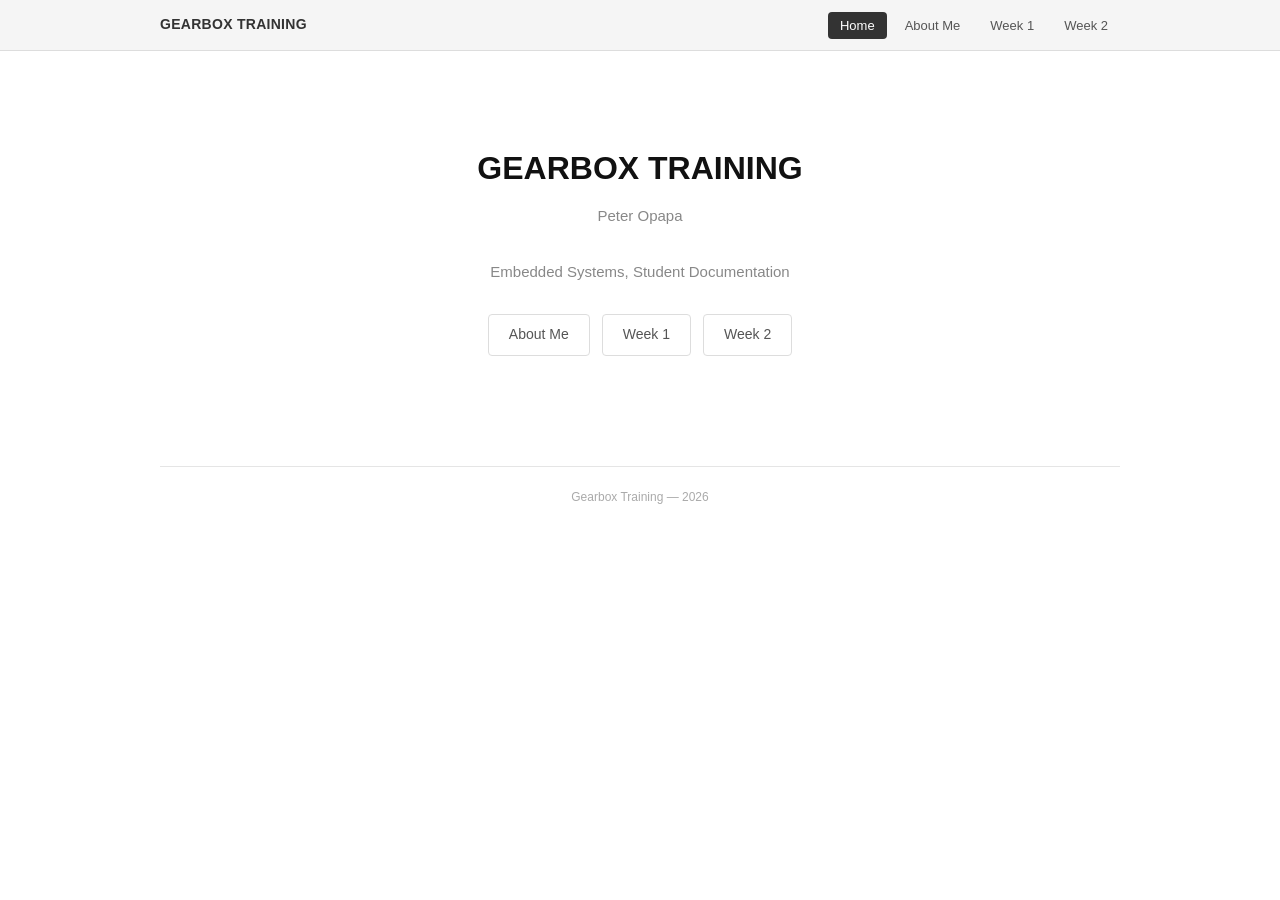
<file: index.html>
<!DOCTYPE html>
<html lang="en">
<head>
    <meta charset="UTF-8">
    <meta name="viewport" content="width=device-width, initial-scale=1.0">
    <title>GEARBOX TRAINING</title>
    <link href="opapa.css" rel="stylesheet">
</head>
<body>

    <nav>
        <div class="nav-inner">
            <a href="index.html" class="nav-logo">GEARBOX TRAINING</a>
            <ul class="nav-links">
                <li><a href="index.html" class="active">Home</a></li>
                <li><a href="about.html">About Me</a></li>
                <li><a href="Week1.html">Week 1</a></li>
                <li><a href="Week2.html">Week 2</a></li>
            </ul>
        </div>
    </nav>

    <div class="container">
        <div class="hero">
            <h1>GEARBOX TRAINING</h1>
            <p>Peter Opapa </p>
            <p> 
                Embedded Systems, Student Documentation
            </p>
            <div class="hero-links">
                <a href="about.html">About Me</a>
                <a href="Week1.html">Week 1</a>
                <a href="Week2.html">Week 2</a>
            </div>
        </div>
    </div>

    <footer>
        Gearbox Training &mdash; 2026
    </footer>

</body>
</html>
</file>
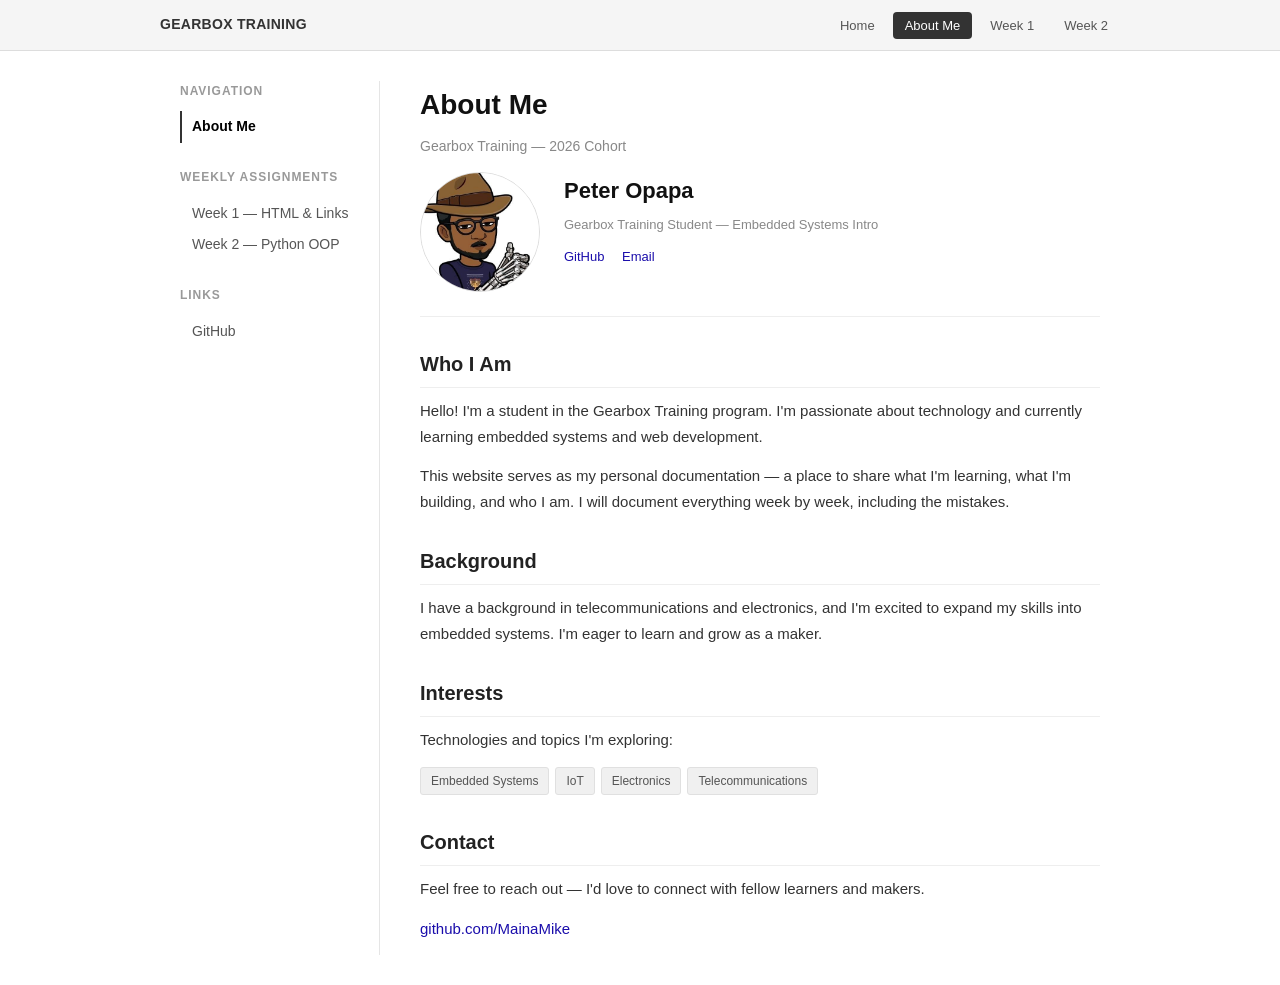
<file: about.html>
<!DOCTYPE html>
<html lang="en">
<head>
    <meta charset="UTF-8">
    <meta name="viewport" content="width=device-width, initial-scale=1.0">
    <title>About — GEARBOX TRAINING</title>
    <link href="opapa.css" rel="stylesheet">
</head>
<body>

    <nav>
        <div class="nav-inner">
            <a href="index.html" class="nav-logo">GEARBOX TRAINING</a>
            <ul class="nav-links">
                <li><a href="index.html">Home</a></li>
                <li><a href="about.html" class="active">About Me</a></li>
                <li><a href="Week1.html">Week 1</a></li>
                <li><a href="Week2.html">Week 2</a></li>
            </ul>
        </div>
    </nav>

    <div class="page-layout">

        <!-- Sidebar with week links -->
        <aside class="sidebar">
            <h3>Navigation</h3>
            <ul>
                <li><a href="about.html" class="active">About Me</a></li>
            </ul>

            <h3>Weekly Assignments</h3>
            <ul>
                <li><a href="Week1.html">Week 1 — HTML & Links</a></li>
                <li><a href="Week2.html">Week 2 — Python OOP</a></li>
                
            </ul>

            <h3>Links</h3>
            <ul>
                <li><a href="https://github.com/MainaMike" target="_blank">GitHub</a></li>
            </ul>
        </aside>

        <!-- Main content -->
        <main class="content">
            <h1>About Me</h1>
            <p class="subtitle">Gearbox Training — 2026 Cohort</p>

            <!-- Profile block -->
            <div class="profile">
                <div class="avatar">
                    <img src="profile.jpeg" alt="Peter Opapa">
                </div>
                <div class="profile-info">
                    <h2>Peter Opapa</h2>
                    <p class="role">Gearbox Training Student &mdash; Embedded Systems Intro</p>
                    <p class="links">
                        <a href="https://github.com/MainaMikE" target="_blank">GitHub</a>
                        <a href="/cdn-cgi/l/email-protection#0a677d6b696263786b3b3e3e4a6d676b636624696567">Email</a>
                    </p>
                </div>
            </div>

            <h2>Who I Am</h2>
            <p>
                Hello! I'm a student in the Gearbox Training program. I'm passionate about 
                technology and currently learning embedded systems and web development.
            </p>
            <p>
                This website serves as my personal documentation — a place to share what I'm 
                learning, what I'm building, and who I am. I will document everything week by week, including the mistakes.
            </p>

            <h2>Background</h2>
            <p>
                I have a background in telecommunications and electronics, and I'm excited to 
                expand my skills into embedded systems. I'm eager to learn and grow as a maker.
            </p>               

            <h2>Interests</h2>
            <p>Technologies and topics I'm exploring:</p>
            <div class="tags">
                <span class="tag">Embedded Systems</span>
                <span class="tag">IoT</span>
                <span class="tag">Electronics</span>
                <span class="tag">Telecommunications</span>
            </div>

            <h2>Contact</h2>
            <p>
                Feel free to reach out — I'd love to connect with fellow learners and makers.
            </p>
            <p>
                <a href="https://github.com/MainaMike" target="_blank">github.com/MainaMike</a><br>
                <a href="/cdn-cgi/l/e
</file>
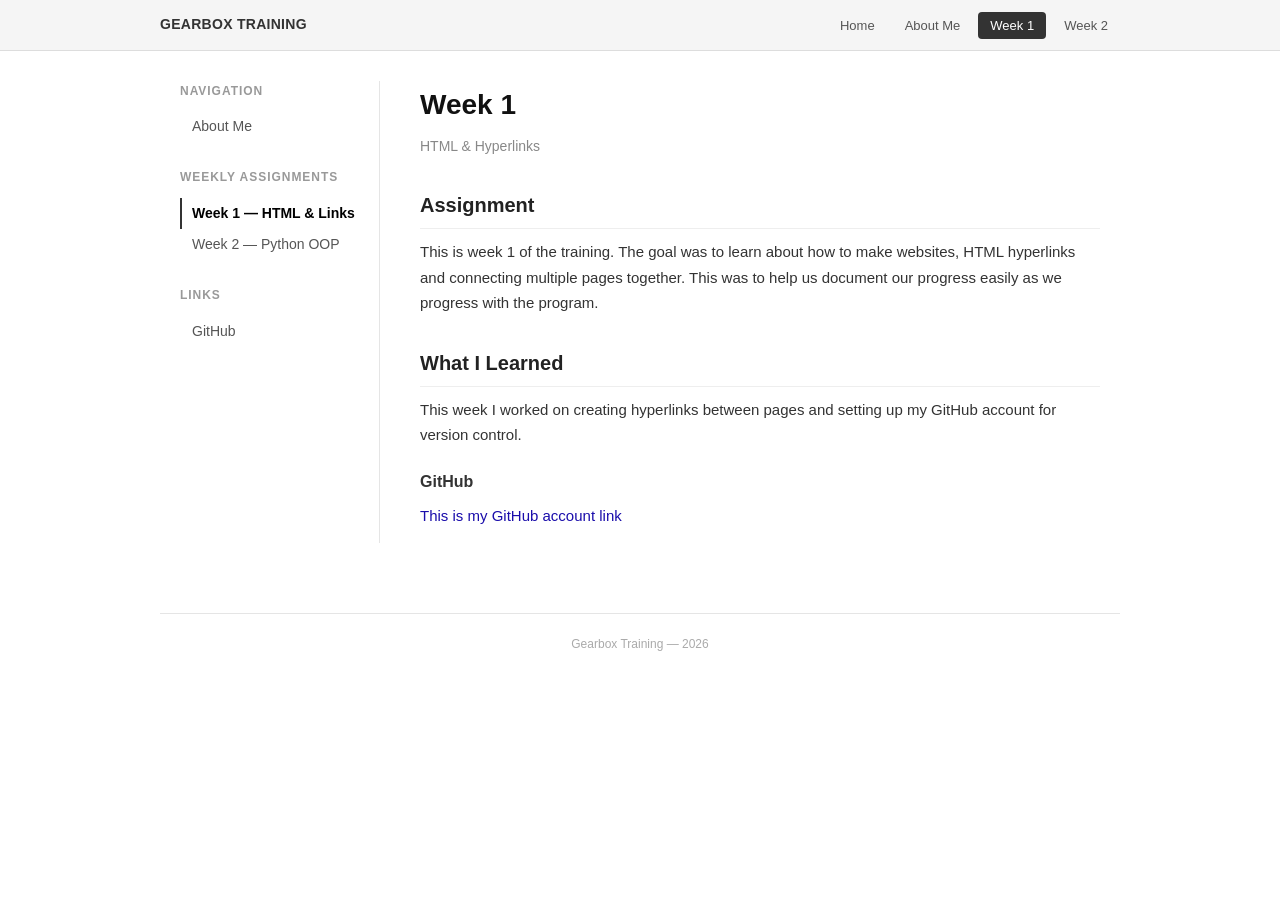
<file: Week1.html>
<!DOCTYPE html>
<html lang="en">
<head>
    <meta charset="UTF-8">
    <meta name="viewport" content="width=device-width, initial-scale=1.0">
    <title>Week 1 — GEARBOX TRAINING</title>
    <link href="opapa.css" rel="stylesheet">
</head>
<body>

    <nav>
        <div class="nav-inner">
            <a href="index.html" class="nav-logo">GEARBOX TRAINING</a>
            <ul class="nav-links">
                <li><a href="index.html">Home</a></li>
                <li><a href="about.html">About Me</a></li>
                <li><a href="Week1.html" class="active">Week 1</a></li>
                <li><a href="Week2.html">Week 2</a></li>
            </ul>
        </div>
    </nav>

    <div class="page-layout">

        <!-- Sidebar -->
        <aside class="sidebar">
            <h3>Navigation</h3>
            <ul>
                <li><a href="about.html">About Me</a></li>
            </ul>

            <h3>Weekly Assignments</h3>
            <ul>
                <li><a href="Week1.html" class="active">Week 1 — HTML & Links</a></li>
                <li><a href="Week2.html">Week 2 — Python OOP</a></li>
            </ul>

            <h3>Links</h3>
            <ul>
                <li><a href="https://github.com/MainaMike" target="_blank">GitHub</a></li>
            </ul>
        </aside>

        <!-- Main content -->
        <main class="content">
            <h1>Week 1</h1>
            <p class="subtitle">HTML & Hyperlinks</p>

            <h2>Assignment</h2>
            <p>This is week 1 of the training. The goal was to learn about how to make websites, HTML hyperlinks 
               and connecting multiple pages together. This was to help us document our progress easily as we 
               progress with the program. </p>

            <h2>What I Learned</h2>
            <p>This week I worked on creating hyperlinks between pages and setting up my GitHub 
               account for version control.</p>

            <h3>GitHub</h3>
            <p><a href="https://github.com/MainaMike" target="_blank">This is my GitHub account link</a></p>

        </main>
    </div>

    <footer>
        Gearbox Training &mdash; 2026
    </footer>

</body>
</html>
</file>
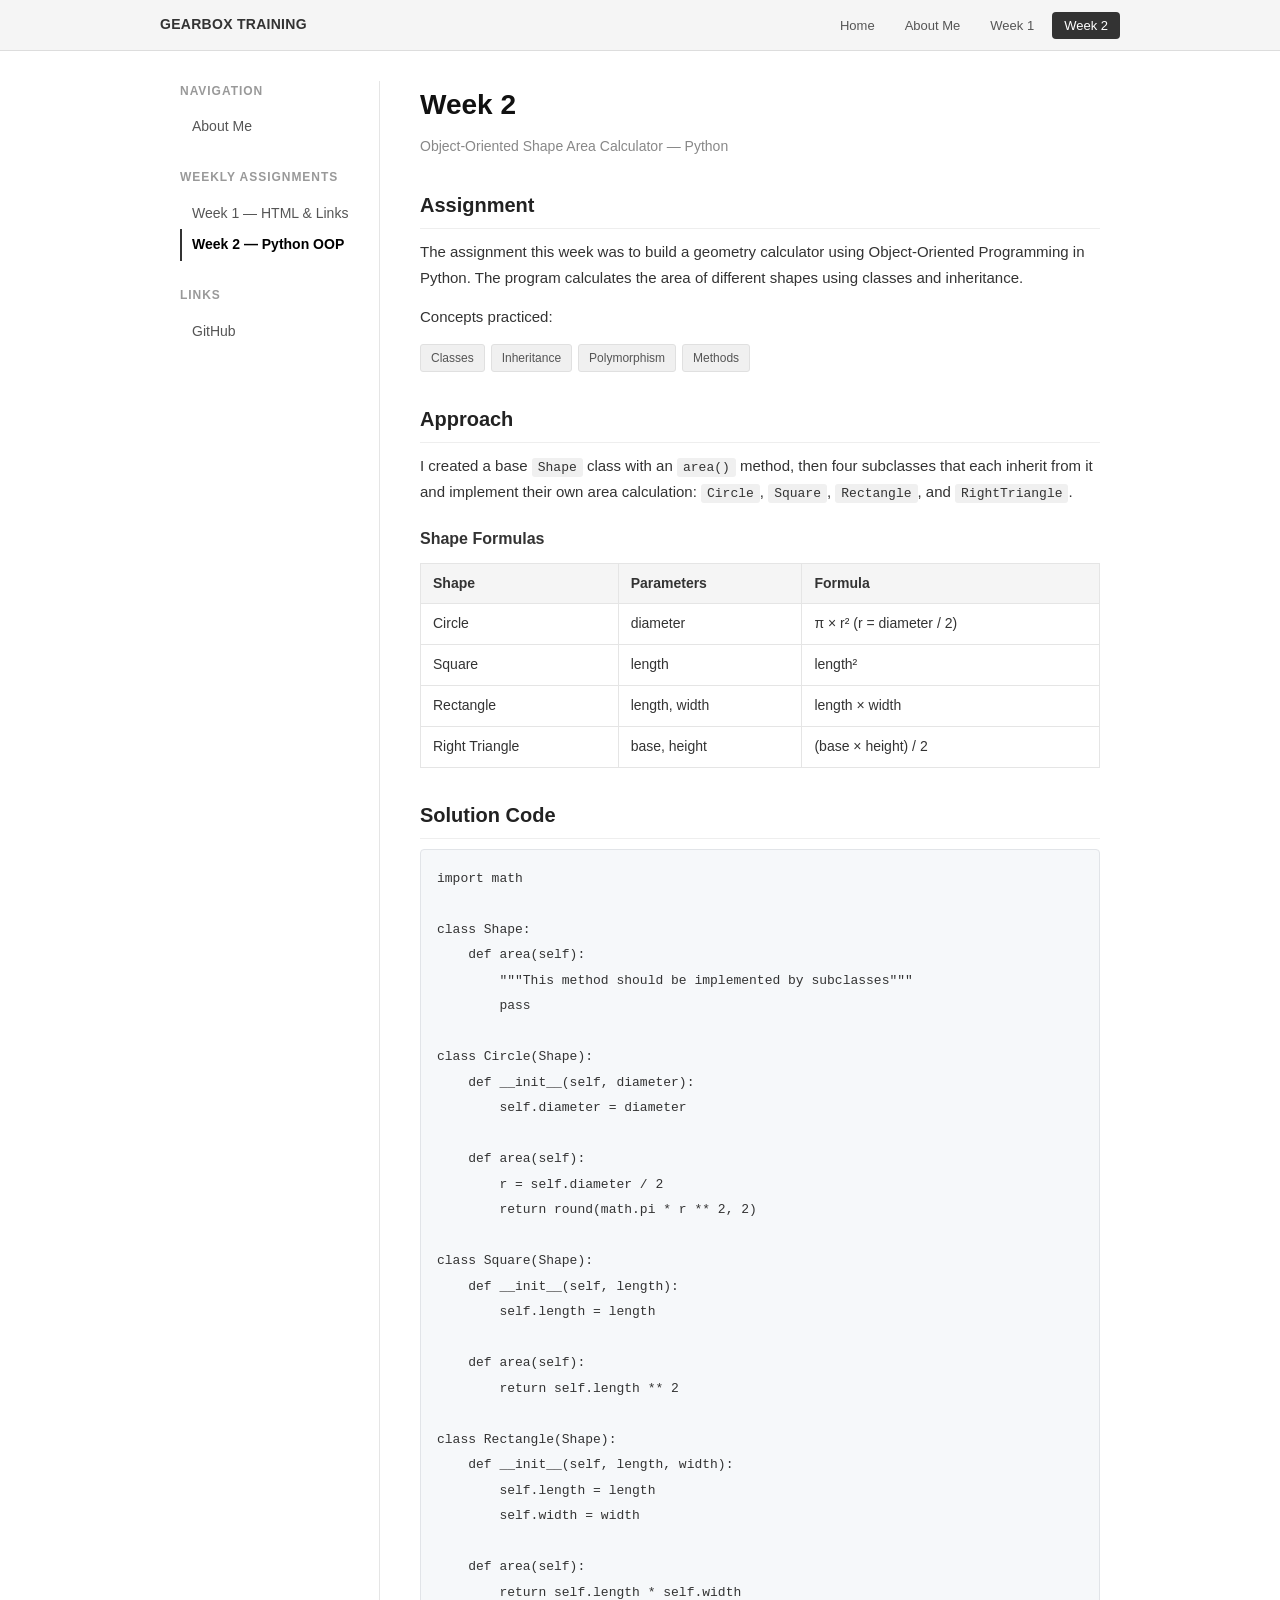
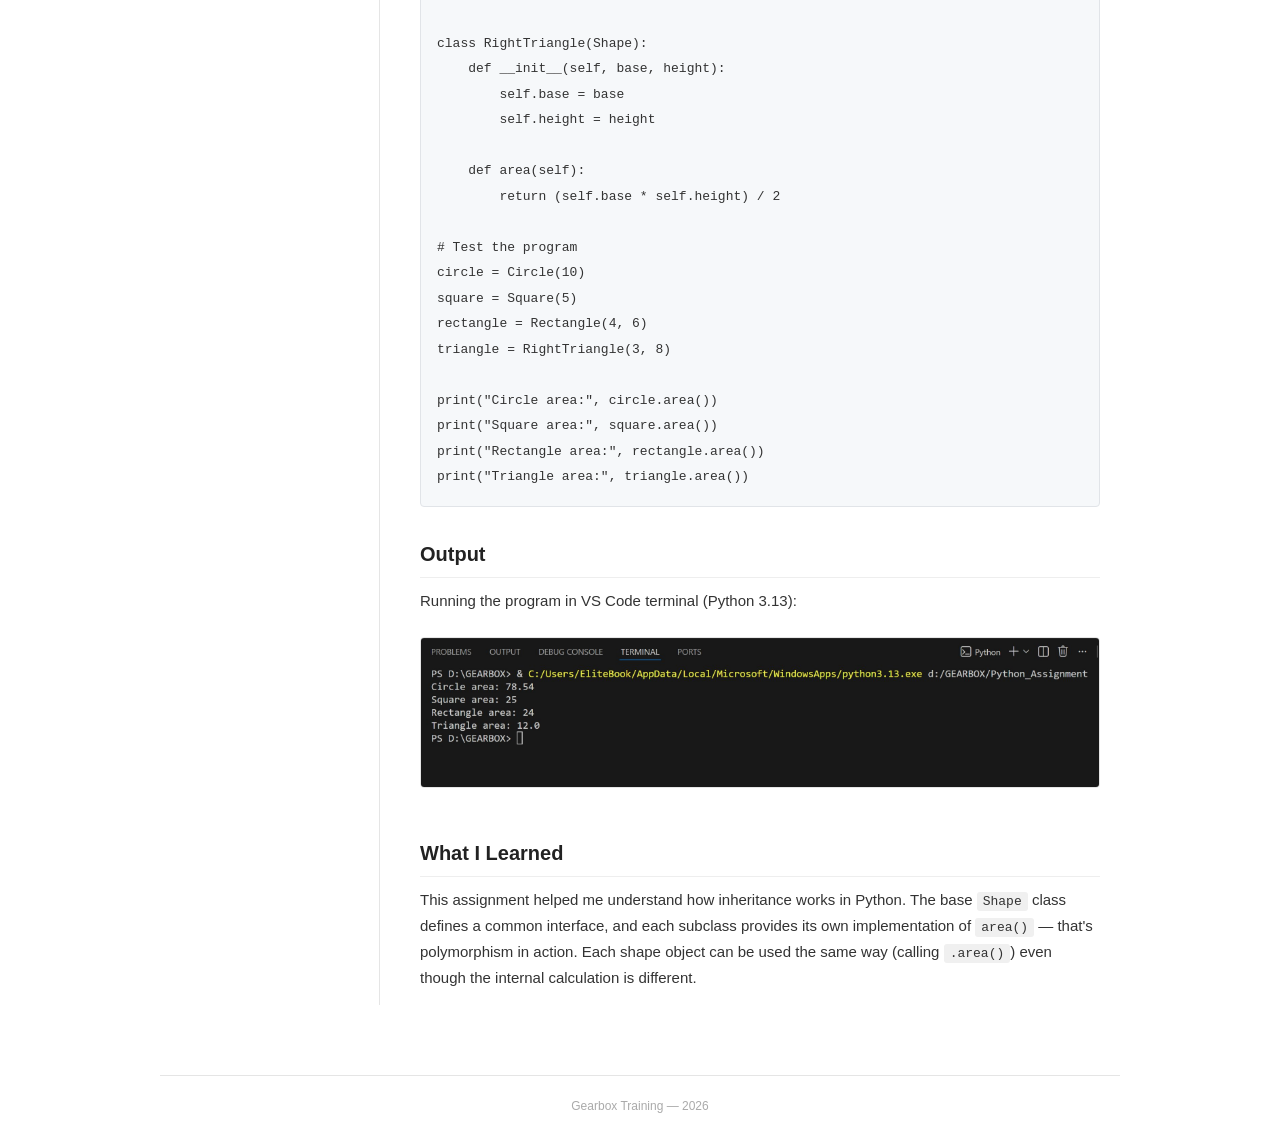
<file: Week2.html>
<!DOCTYPE html>
<html lang="en">
<head>
    <meta charset="UTF-8">
    <meta name="viewport" content="width=device-width, initial-scale=1.0">
    <title>Week 2 — GEARBOX TRAINING</title>
    <link href="opapa.css" rel="stylesheet">
</head>
<body>

    <nav>
        <div class="nav-inner">
            <a href="index.html" class="nav-logo">GEARBOX TRAINING</a>
            <ul class="nav-links">
                <li><a href="index.html">Home</a></li>
                <li><a href="about.html">About Me</a></li>
                <li><a href="Week1.html">Week 1</a></li>
                <li><a href="Week2.html" class="active">Week 2</a></li>
            </ul>
        </div>
    </nav>

    <div class="page-layout">

        <aside class="sidebar">
            <h3>Navigation</h3>
            <ul>
                <li><a href="about.html">About Me</a></li>
            </ul>

            <h3>Weekly Assignments</h3>
            <ul>
                <li><a href="Week1.html">Week 1 — HTML & Links</a></li>
                <li><a href="Week2.html" class="active">Week 2 — Python OOP</a></li>
            </ul>

            <h3>Links</h3>
            <ul>
                <li><a href="https://github.com/MainaMike" target="_blank">GitHub</a></li>
            </ul>
        </aside>

        <main class="content">
            <h1>Week 2</h1>
            <p class="subtitle">Object-Oriented Shape Area Calculator — Python</p>

            <h2>Assignment</h2>
            <p>
                The assignment this week was to build a geometry calculator using Object-Oriented Programming in Python.
                The program calculates the area of different shapes using classes and inheritance.
            </p>
            <p>Concepts practiced:</p>
            <div class="tags">
                <span class="tag">Classes</span>
                <span class="tag">Inheritance</span>
                <span class="tag">Polymorphism</span>
                <span class="tag">Methods</span>
            </div>

            <h2>Approach</h2>
            <p>
                I created a base <code>Shape</code> class with an <code>area()</code> method,
                then four subclasses that each inherit from it and implement their own
                area calculation: <code>Circle</code>, <code>Square</code>,
                <code>Rectangle</code>, and <code>RightTriangle</code>.
            </p>

            <h3>Shape Formulas</h3>
            <table>
                <tr><th>Shape</th><th>Parameters</th><th>Formula</th></tr>
                <tr><td>Circle</td><td>diameter</td><td>&pi; &times; r&sup2; (r = diameter / 2)</td></tr>
                <tr><td>Square</td><td>length</td><td>length&sup2;</td></tr>
                <tr><td>Rectangle</td><td>length, width</td><td>length &times; width</td></tr>
                <tr><td>Right Triangle</td><td>base, height</td><td>(base &times; height) / 2</td></tr>
            </table>

            <h2>Solution Code</h2>
<pre><code>import math

class Shape:
    def area(self):
        """This method should be implemented by subclasses"""
        pass

class Circle(Shape):
    def __init__(self, diameter):
        self.diameter = diameter

    def area(self):
        r = self.diameter / 2
        return round(math.pi * r ** 2, 2)

class Square(Shape):
    def __init__(self, length):
        self.length = length

    def area(self):
        return self.length ** 2

class Rectangle(Shape):
    def __init__(self, length, width):
        self.length = length
        self.width = width

    def area(self):
        return self.length * self.width

class RightTriangle(Shape):
    def __init__(self, base, height):
        self.base = base
        self.height = height

    def area(self):
        return (self.base * self.height) / 2

# Test the program
circle = Circle(10)
square = Square(5)
rectangle = Rectangle(4, 6)
triangle = RightTriangle(3, 8)

print("Circle area:", circle.area())
print("Square area:", square.area())
print("Rectangle area:", rectangle.area())
print("Triangle area:", triangle.area())</code></pre>

            <h2>Output</h2>
            <p>Running the program in VS Code terminal (Python 3.13):</p>
            <img src="week2-output.png" alt="Terminal output showing Circle area: 78.54, Square area: 25, Rectangle area: 24, Triangle area: 12.0">

            <h2>What I Learned</h2>
            <p>
                This assignment helped me understand how inheritance works in Python.
                The base <code>Shape</code> class defines a common interface, and each
                subclass provides its own implementation of <code>area()</code> &mdash; that's
                polymorphism in action. Each shape object can be used the same way
                (calling <code>.area()</code>) even though the internal calculation is different.
            </p>

        </main>
    </div>

    <footer>
        Gearbox Training &mdash; 2026
    </footer>

</body>
</html>
</file>
<file: opapa.css>
/* ── CBA / Fab Academy style — clean, light, documentation-first ── */

* {
    margin: 0;
    padding: 0;
    box-sizing: border-box;
}

body {
    background: #ffffff;
    color: #333;
    font-family: 'Helvetica Neue', Helvetica, Arial, sans-serif;
    font-size: 15px;
    line-height: 1.7;
}

a {
    color: #1a0dab;
    text-decoration: none;
}

a:hover {
    text-decoration: underline;
}

/* ── Top bar ── */
nav {
    background: #f5f5f5;
    border-bottom: 1px solid #ddd;
    padding: 0 20px;
}

.nav-inner {
    max-width: 960px;
    margin: 0 auto;
    display: flex;
    align-items: center;
    justify-content: space-between;
    height: 50px;
}

.nav-logo {
    font-size: 14px;
    font-weight: bold;
    color: #333;
    text-decoration: none;
    letter-spacing: 0.02em;
}

.nav-logo:hover {
    text-decoration: none;
}

.nav-links {
    list-style: none;
    display: flex;
    gap: 6px;
}

.nav-links a {
    font-size: 13px;
    color: #555;
    padding: 6px 12px;
    border-radius: 4px;
}

.nav-links a:hover {
    background: #e8e8e8;
    text-decoration: none;
    color: #333;
}

.nav-links a.active {
    background: #333;
    color: #fff;
}

/* ── Page layout: sidebar + content ── */
.page-layout {
    max-width: 960px;
    margin: 0 auto;
    padding: 30px 20px;
    display: grid;
    grid-template-columns: 200px 1fr;
    gap: 40px;
}

/* ── Sidebar ── */
.sidebar {
    border-right: 1px solid #e5e5e5;
    padding-right: 20px;
}

.sidebar h3 {
    font-size: 12px;
    text-transform: uppercase;
    letter-spacing: 0.08em;
    color: #999;
    margin-bottom: 10px;
}

.sidebar ul {
    list-style: none;
    margin-bottom: 24px;
}

.sidebar ul li a {
    display: block;
    font-size: 14px;
    color: #555;
    padding: 4px 0;
    border-left: 2px solid transparent;
    padding-left: 10px;
}

.sidebar ul li a:hover {
    color: #000;
    text-decoration: none;
    border-left-color: #ccc;
}

.sidebar ul li a.active {
    color: #000;
    font-weight: 600;
    border-left-color: #333;
}

/* ── Main content area ── */
.content {
    min-width: 0;
}

.content h1 {
    font-size: 28px;
    font-weight: 700;
    margin-bottom: 6px;
    color: #111;
}

.content h2 {
    font-size: 20px;
    font-weight: 600;
    margin-top: 30px;
    margin-bottom: 10px;
    padding-bottom: 6px;
    border-bottom: 1px solid #eee;
    color: #222;
}

.content h3 {
    font-size: 16px;
    font-weight: 600;
    margin-top: 20px;
    margin-bottom: 8px;
    color: #333;
}

.subtitle {
    font-size: 14px;
    color: #888;
    margin-bottom: 24px;
}

.content p {
    margin-bottom: 14px;
}

.content img {
    max-width: 100%;
    border: 1px solid #e5e5e5;
    border-radius: 4px;
    margin: 10px 0;
}

/* ── Profile section (about page) ── */
.profile {
    display: flex;
    gap: 24px;
    align-items: flex-start;
    margin-bottom: 24px;
    padding-bottom: 24px;
    border-bottom: 1px solid #eee;
}

.avatar {
    width: 120px;
    height: 120px;
    border-radius: 50%;
    background: #f0f0f0;
    border: 1px solid #ddd;
    flex-shrink: 0;
    overflow: hidden;
}

.avatar img {
    width: 100%;
    height: 100%;
    object-fit: cover;
    object-position: center top;
    display: block;
    border: none;
    margin: 0;
    border-radius: 0;
}

.profile-info h2 {
    font-size: 22px;
    font-weight: 700;
    margin: 0 0 4px 0;
    padding: 0;
    border: none;
    color: #111;
}

.profile-info .role {
    font-size: 13px;
    color: #888;
    margin-bottom: 10px;
}

.profile-info .links {
    font-size: 13px;
}

.profile-info .links a {
    margin-right: 14px;
}

/* ── Tags ── */
.tags {
    display: flex;
    flex-wrap: wrap;
    gap: 6px;
    margin-top: 8px;
}

.tag {
    font-size: 12px;
    padding: 3px 10px;
    background: #f0f0f0;
    color: #555;
    border-radius: 3px;
    border: 1px solid #e0e0e0;
}

/* ── Simple container (no sidebar) ── */
.container {
    max-width: 960px;
    margin: 0 auto;
    padding: 30px 20px;
}

/* ── Hero (home page) ── */
.hero {
    text-align: center;
    padding: 60px 0 40px;
}

.hero h1 {
    font-size: 32px;
    font-weight: 700;
    margin-bottom: 8px;
    color: #111;
}

.hero p {
    font-size: 15px;
    color: #888;
    margin-bottom: 30px;
}

.hero-image {
    width: 200px;
    height: 200px;
    object-fit: cover;
    border: 1px solid #ddd;
    border-radius: 4px;
    margin-bottom: 30px;
}

.hero-links {
    display: flex;
    gap: 12px;
    justify-content: center;
}

.hero-links a {
    font-size: 14px;
    color: #555;
    padding: 8px 20px;
    border: 1px solid #ddd;
    border-radius: 4px;
}

.hero-links a:hover {
    background: #f5f5f5;
    text-decoration: none;
    border-color: #bbb;
}

/* ── Code blocks ── */
pre {
    background: #f6f8fa;
    border: 1px solid #e1e4e8;
    border-radius: 4px;
    padding: 16px;
    overflow-x: auto;
    margin: 10px 0 14px;
}

code {
    font-family: 'SFMono-Regular', Consolas, 'Liberation Mono', Menlo, monospace;
    font-size: 13px;
}

p code {
    background: #f0f0f0;
    padding: 2px 6px;
    border-radius: 3px;
    font-size: 13px;
}

/* ── Tables ── */
table {
    width: 100%;
    border-collapse: collapse;
    margin: 10px 0 14px;
    font-size: 14px;
}

th, td {
    text-align: left;
    padding: 8px 12px;
    border: 1px solid #e5e5e5;
}

th {
    background: #f5f5f5;
    font-weight: 600;
    color: #333;
}

/* ── Footer ── */
footer {
    max-width: 960px;
    margin: 40px auto 0;
    padding: 20px;
    border-top: 1px solid #e5e5e5;
    text-align: center;
    font-size: 12px;
    color: #aaa;
}

/* ── Responsive ── */
@media (max-width: 700px) {
    .page-layout {
        grid-template-columns: 1fr;
    }

    .sidebar {
        border-right: none;
        border-bottom: 1px solid #e5e5e5;
        padding-right: 0;
        padding-bottom: 16px;
        margin-bottom: 16px;
    }

    .hero h1 {
        font-size: 24px;
    }

    .profile {
        flex-direction: column;
    }
}
</file>
